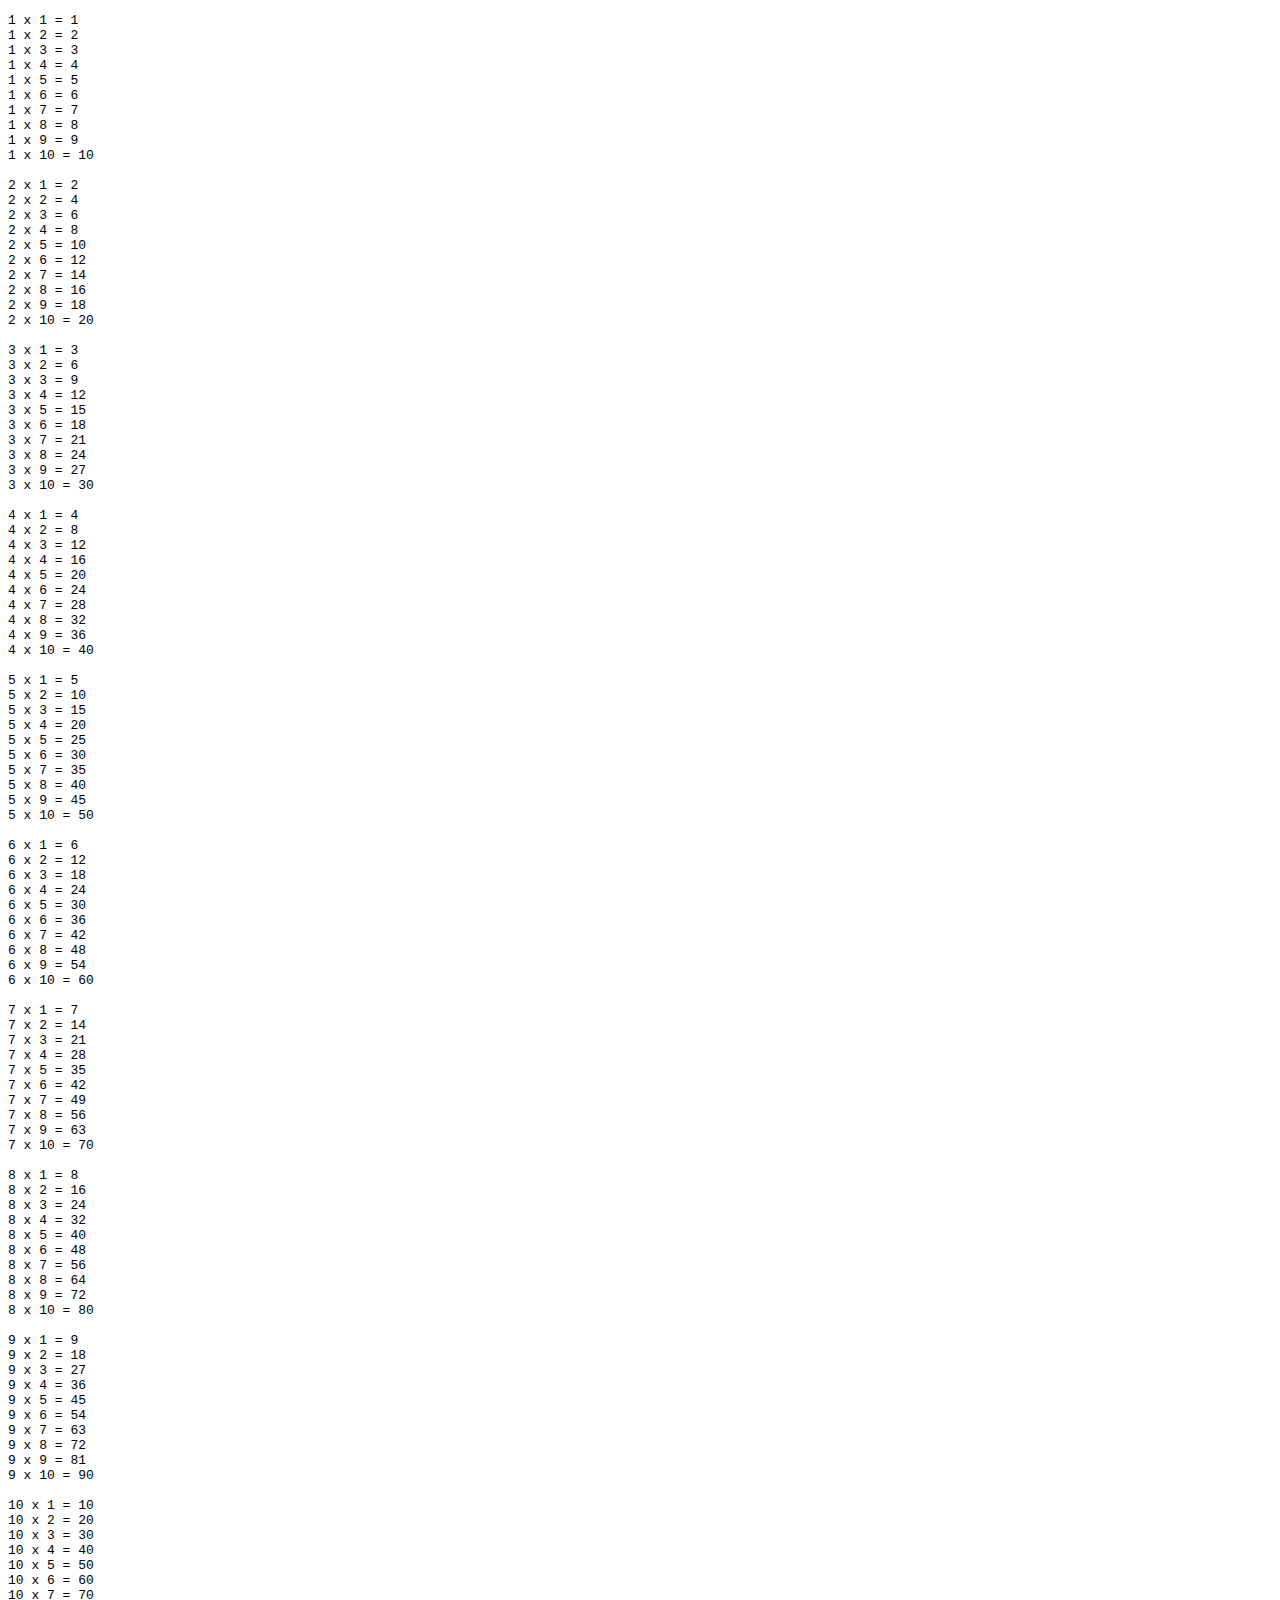
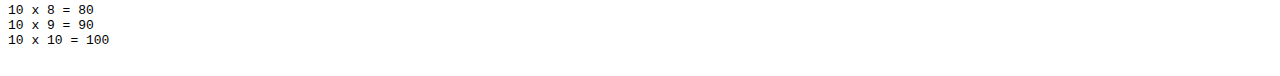
<file: home_1.html>
<!DOCTYPE html>
<html>
<head>
  <title>Таблица умножения</title>
</head>
<body>
  <pre id="table"></pre>
  
  <script>
    let output = '';
    for (let i = 1; i <= 10; i++) {
      for (let j = 1; j <= 10; j++) {
        output += `${i} x ${j} = ${i * j}\n`;
      }
      output += '\n';
    }
    document.getElementById('table').textContent = output;
  </script>
</body>
</html>
</file>
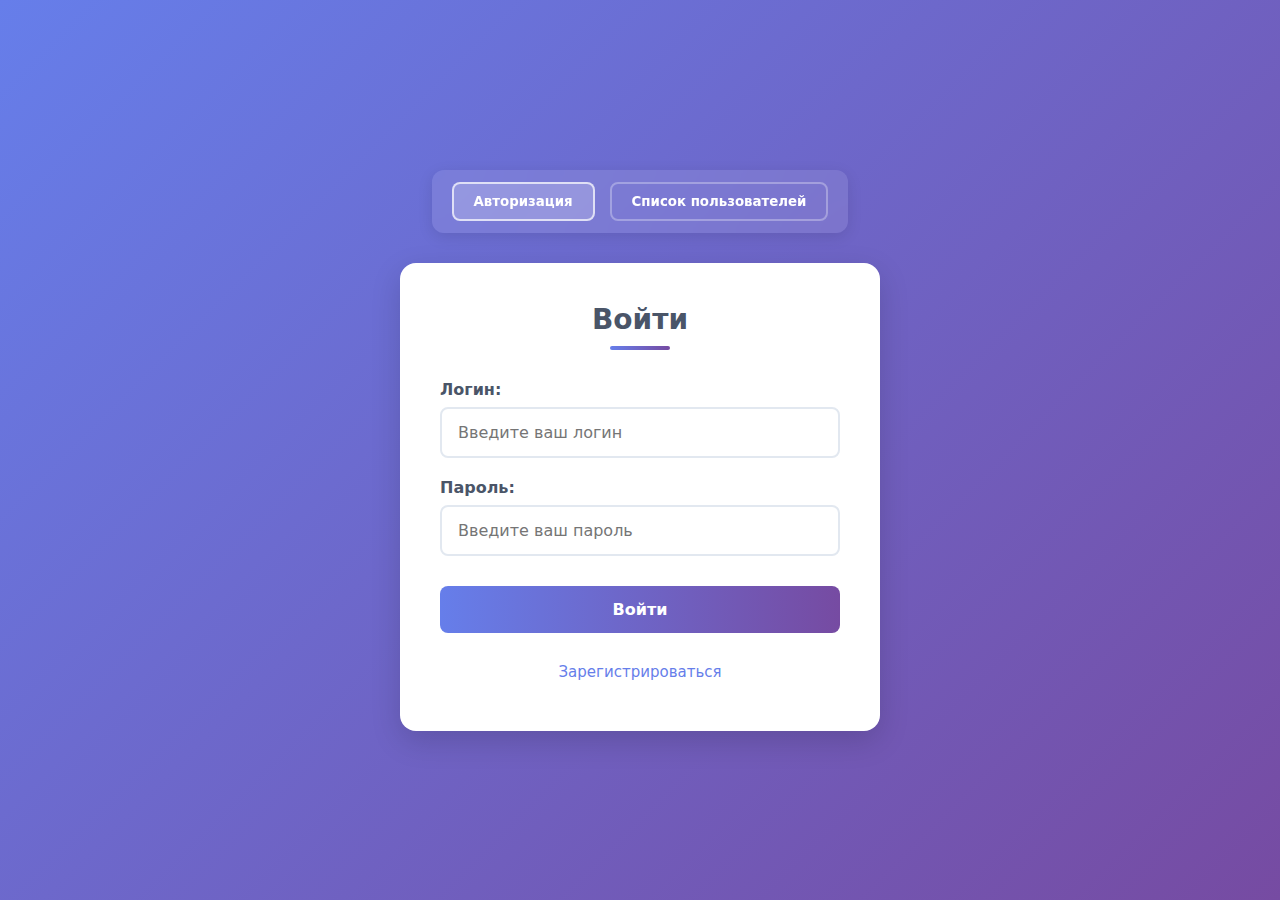
<file: дз — 26.11.html>
<!DOCTYPE html>
<html lang="ru">
<head>
  <meta charset="UTF-8" />
  <meta name="viewport" content="width=device-width, initial-scale=1.0">
  <title>Авторизация и список пользователей</title>
  <style>
    /* Базовые стили */
    * {
      margin: 0;
      padding: 0;
      box-sizing: border-box;
      font-family: 'Segoe UI', system-ui, sans-serif;
    }

    body {
      background: linear-gradient(135deg, #667eea 0%, #764ba2 100%);
      min-height: 100vh;
      display: flex;
      flex-direction: column;
      align-items: center;
      justify-content: center;
      padding: 20px;
      color: #333;
    }

    .hidden {
      display: none !important;
    }

    /* Навигация */
    nav {
      display: flex;
      gap: 15px;
      margin-bottom: 30px;
      background: rgba(255, 255, 255, 0.1);
      backdrop-filter: blur(10px);
      padding: 12px 20px;
      border-radius: 12px;
      box-shadow: 0 4px 15px rgba(0, 0, 0, 0.1);
    }

    .nav-btn {
      background: transparent;
      color: white;
      border: 2px solid rgba(255, 255, 255, 0.3);
      padding: 10px 20px;
      border-radius: 8px;
      font-weight: 600;
      cursor: pointer;
      transition: all 0.3s ease;
    }

    .nav-btn:hover {
      background: rgba(255, 255, 255, 0.15);
      border-color: rgba(255, 255, 255, 0.5);
      transform: translateY(-2px);
    }

    .nav-btn.active {
      background: rgba(255, 255, 255, 0.2);
      border-color: rgba(255, 255, 255, 0.7);
    }

    /* Контейнеры */
    .container {
      background: white;
      border-radius: 16px;
      box-shadow: 0 10px 30px rgba(0, 0, 0, 0.15);
      padding: 40px;
      width: 100%;
      max-width: 480px;
      transition: transform 0.4s ease, opacity 0.4s ease;
    }

    .container:hover {
      transform: translateY(-5px);
    }

    h2 {
      text-align: center;
      margin-bottom: 30px;
      color: #4a5568;
      font-size: 28px;
      font-weight: 700;
      position: relative;
    }

    h2:after {
      content: '';
      display: block;
      width: 60px;
      height: 4px;
      background: linear-gradient(to right, #667eea, #764ba2);
      margin: 10px auto 0;
      border-radius: 2px;
    }

    /* Форма */
    .form-group {
      margin-bottom: 20px;
    }

    label {
      display: block;
      margin-bottom: 8px;
      font-weight: 600;
      color: #4a5568;
    }

    .input-field {
      width: 100%;
      padding: 14px 16px;
      border: 2px solid #e2e8f0;
      border-radius: 8px;
      font-size: 16px;
      transition: all 0.3s ease;
    }

    .input-field:focus {
      border-color: #667eea;
      box-shadow: 0 0 0 3px rgba(102, 126, 234, 0.1);
      outline: none;
    }

    .submit-btn {
      width: 100%;
      background: linear-gradient(to right, #667eea, #764ba2);
      color: white;
      border: none;
      padding: 14px;
      border-radius: 8px;
      font-size: 16px;
      font-weight: 600;
      cursor: pointer;
      transition: all 0.3s ease;
      margin-top: 10px;
    }

    .submit-btn:hover {
      transform: translateY(-2px);
      box-shadow: 0 5px 15px rgba(102, 126, 234, 0.4);
    }

    .mode-toggle {
      background: none;
      border: none;
      color: #667eea;
      margin-top: 20px;
      font-size: 15px;
      cursor: pointer;
      text-align: center;
      display: block;
      width: 100%;
      padding: 10px;
      transition: color 0.3s ease;
    }

    .mode-toggle:hover {
      color: #764ba2;
      text-decoration: underline;
    }

    /* Список пользователей */
    .user-list {
      list-style: none;
      max-height: 400px;
      overflow-y: auto;
    }

    .user-item {
      padding: 16px 20px;
      border-bottom: 1px solid #e2e8f0;
      display: flex;
      align-items: center;
      transition: background 0.2s ease;
    }

    .user-item:hover {
      background: #f7fafc;
    }

    .user-item:last-child {
      border-bottom: none;
    }

    .user-avatar {
      width: 40px;
      height: 40px;
      border-radius: 50%;
      background: linear-gradient(to right, #667eea, #764ba2);
      display: flex;
      align-items: center;
      justify-content: center;
      color: white;
      font-weight: bold;
      margin-right: 15px;
    }

    .user-name {
      font-weight: 500;
      color: #4a5568;
    }

    /* Анимации */
    @keyframes fadeIn {
      from { opacity: 0; transform: translateY(20px); }
      to { opacity: 1; transform: translateY(0); }
    }

    .fade-in {
      animation: fadeIn 0.5s ease forwards;
    }

    /* Адаптивность */
    @media (max-width: 600px) {
      .container {
        padding: 30px 20px;
      }
      
      nav {
        flex-direction: column;
        width: 100%;
        max-width: 480px;
      }
      
      h2 {
        font-size: 24px;
      }
    }
  </style>
</head>
<body>
  <!-- Навигация -->
  <nav>
    <button id="toAuth" class="nav-btn active">Авторизация</button>
    <button id="toUsers" class="nav-btn">Список пользователей</button>
  </nav>

  <!-- Форма авторизации/регистрации -->
  <div id="auth-container" class="container fade-in">
    <h2 id="auth-title">Войти</h2>
    <form id="auth-form">
      <div class="form-group">
        <label for="login">Логин:</label>
        <input type="text" id="login" class="input-field" required placeholder="Введите ваш логин">
      </div>
      <div class="form-group">
        <label for="password">Пароль:</label>
        <input type="password" id="password" class="input-field" required placeholder="Введите ваш пароль">
      </div>
      <div id="repeat-password-container" class="form-group hidden">
        <label for="repeatPassword">Повторите пароль:</label>
        <input type="password" id="repeatPassword" class="input-field" placeholder="Повторите ваш пароль">
      </div>
      <button type="submit" id="submitButton" class="submit-btn">Войти</button>
    </form>
    <button id="switchMode" class="mode-toggle">Зарегистрироваться</button>
  </div>

  <!-- Список пользователей -->
  <div id="user-list-container" class="container hidden">
    <h2>Список пользователей</h2>
    <ul id="user-list" class="user-list">
     
    </ul>
  </div>

  <script>
    // Переменные для режима
    let isRegisterMode = false;

    // Получение элементов
    const authContainer = document.getElementById('auth-container');
    const userListContainer = document.getElementById('user-list-container');
    const authTitle = document.getElementById('auth-title');
    const submitButton = document.getElementById('submitButton');
    const switchModeBtn = document.getElementById('switchMode');
    const toAuthBtn = document.getElementById('toAuth');
    const toUsersBtn = document.getElementById('toUsers');
    const repeatPasswordContainer = document.getElementById('repeat-password-container');

    // Функция переключения режима формы
    function toggleMode() {
      isRegisterMode = !isRegisterMode;
      if (isRegisterMode) {
        authTitle.textContent = 'Регистрация';
        submitButton.textContent = 'Зарегистрироваться';
        repeatPasswordContainer.classList.remove('hidden');
        switchModeBtn.textContent = 'Уже есть аккаунт? Войти';
      } else {
        authTitle.textContent = 'Войти';
        submitButton.textContent = 'Войти';
        repeatPasswordContainer.classList.add('hidden');
        switchModeBtn.textContent = 'Нет аккаунта? Зарегистрироваться';
      }
    }

    // Обработчик переключения режима
    switchModeBtn.addEventListener('click', toggleMode);

    // Обработка навигации
    toAuthBtn.addEventListener('click', () => {
      showAuthForm();
      setActiveNavButton(toAuthBtn);
    });
    
    toUsersBtn.addEventListener('click', () => {
      showUserList();
      setActiveNavButton(toUsersBtn);
    });

    // Установка активной кнопки навигации
    function setActiveNavButton(activeBtn) {
      document.querySelectorAll('.nav-btn').forEach(btn => {
        btn.classList.remove('active');
      });
      activeBtn.classList.add('active');
    }

    // Показать форму авторизации/регистрации
    function showAuthForm() {
      userListContainer.classList.add('hidden');
      authContainer.classList.remove('hidden');
      authContainer.classList.add('fade-in');
    }

    // Показать список пользователей
    function showUserList() {
      authContainer.classList.add('hidden');
      userListContainer.classList.remove('hidden');
      userListContainer.classList.add('fade-in');
    }

    // Обработка отправки формы
    document.getElementById('auth-form').addEventListener('submit', (e) => {
      e.preventDefault();
      const login = document.getElementById('login').value;
      const password = document.getElementById('password').value;
      const repeatPassword = document.getElementById('repeatPassword').value;

      if (isRegisterMode) {
        // В регистрации можно проверить совпадение паролей
        if (password !== repeatPassword) {
          alert('Пароли не совпадают');
          return;
        }
        alert(`Зарегистрирован пользователь: ${login}`);
      } else {
        alert(`Вход выполнен для: ${login}`);
      }
    });

    // Изначально показываем форму авторизации
    showAuthForm();
  </script>
</body>
</html>
</file>
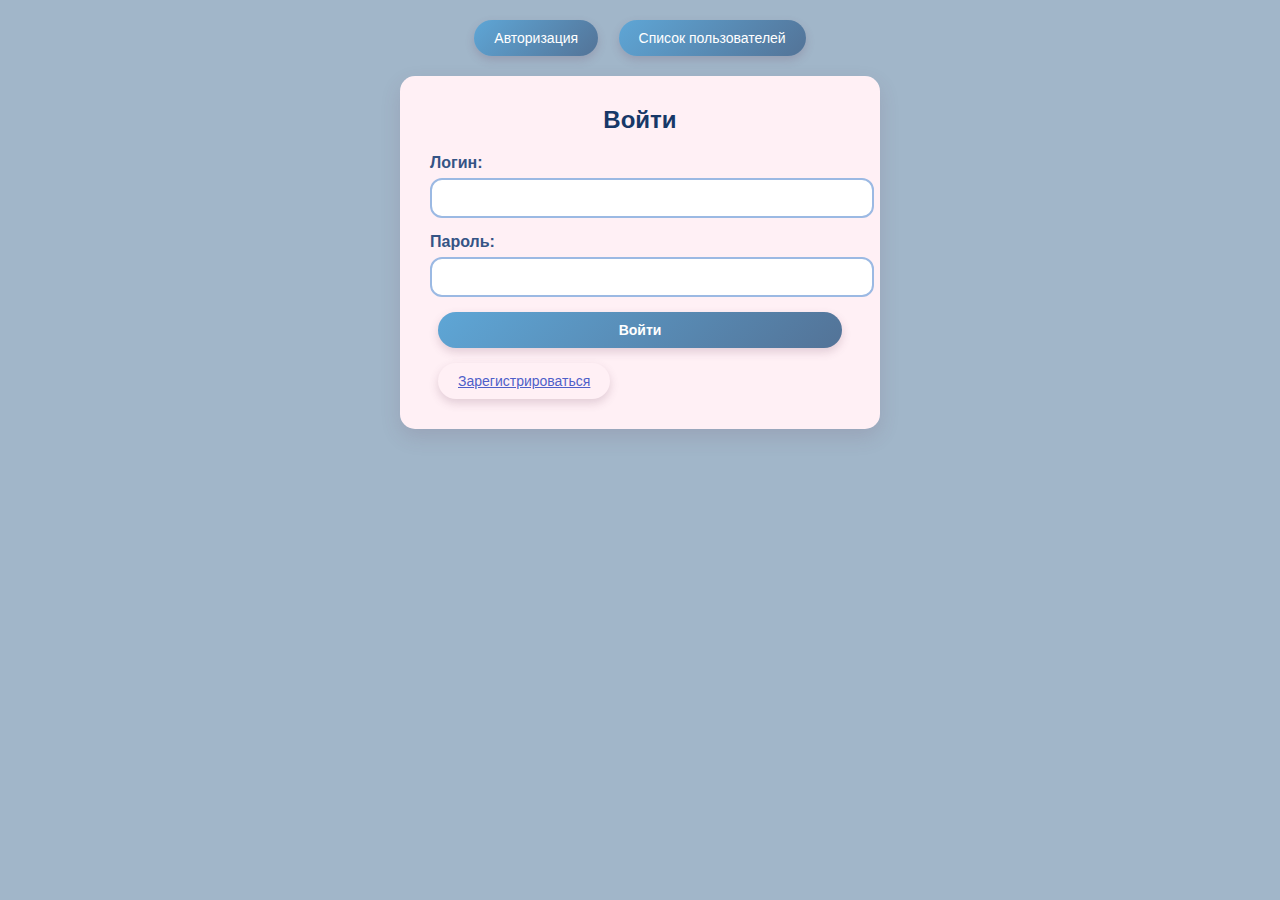
<file: дз.html>
<!DOCTYPE html>
<html lang="ru">
<head>
  <meta charset="UTF-8" />
  <title>Авторизация и список пользователей</title>
  <style>
    /* Стиль для видимости/скрытия элементов */
    .hidden { display: none; }
  </style>
</head>
<body>

  <!-- Навигация -->
  <nav>
    <button id="toAuth">Авторизация</button>
    <button id="toUsers">Список пользователей</button>
  </nav>

  <!-- Обертка для форм -->
  <div id="auth-container">
    <h2 id="auth-title">Войти</h2>
    <!-- Форма входа / регистрации -->
    <form id="auth-form">
      <div>
        <label>Логин:</label>
        <input type="text" id="login" required />
      </div>
      <div>
        <label>Пароль:</label>
        <input type="password" id="password" required />
      </div>
      <div id="repeat-password-container" class="hidden">
        <label>Повторить пароль:</label>
        <input type="password" id="repeatPassword" />
      </div>
      <button type="submit" id="submitButton">Войти</button>
    </form>
    <button id="switchMode">Зарегистрироваться</button>
  </div>

  <!-- Обертка для списка пользователей -->
  <div id="user-list-container" class="hidden">
    <h2>Список пользователей</h2>
    <ul id="user-list">
      <li>Пользователь 1</li>
      <li>Пользователь 2</li>
      <li>Пользователь 3</li>
      <li>Пользователь 4</li>
      <li>Пользователь 5</li>
      <li>Пользователь 6</li>
    </ul>
  </div>

  <script>
    // Переменные для режима
    let isRegisterMode = false;

    // Получение элементов
    const authContainer = document.getElementById('auth-container');
    const userListContainer = document.getElementById('user-list-container');
    const authTitle = document.getElementById('auth-title');
    const submitButton = document.getElementById('submitButton');
    const switchModeBtn = document.getElementById('switchMode');
    const toAuthBtn = document.getElementById('toAuth');
    const toUsersBtn = document.getElementById('toUsers');

    const repeatPasswordContainer = document.getElementById('repeat-password-container');

    // Функция переключения режима формы
    function toggleMode() {
      isRegisterMode = !isRegisterMode;
      if (isRegisterMode) {
        authTitle.textContent = 'Регистрация';
        submitButton.textContent = 'Зарегистрироваться';
        repeatPasswordContainer.classList.remove('hidden');
        switchModeBtn.textContent = 'Уже есть аккаунт? Войти';
      } else {
        authTitle.textContent = 'Войти';
        submitButton.textContent = 'Войти';
        repeatPasswordContainer.classList.add('hidden');
        switchModeBtn.textContent = 'Нет аккаунта? Зарегистрироваться';
      }
    }

    // Обработчик переключения режима
    switchModeBtn.addEventListener('click', toggleMode);

    // Обработка навигации
    toAuthBtn.addEventListener('click', () => {
      showAuthForm();
    });
    toUsersBtn.addEventListener('click', () => {
      showUserList();
    });

    // Показать форму авторизации/регистрации
    function showAuthForm() {
      authContainer.classList.remove('hidden');
      userListContainer.classList.add('hidden');
    }

    // Показать список пользователей
    function showUserList() {
      authContainer.classList.add('hidden');
      userListContainer.classList.remove('hidden');
    }

    // Обработка отправки формы
    document.getElementById('auth-form').addEventListener('submit', (e) => {
      e.preventDefault();
      const login = document.getElementById('login').value;
      const password = document.getElementById('password').value;
      const repeatPassword = document.getElementById('repeatPassword').value;

      if (isRegisterMode) {
        // В регистрации можно проверить совпадение паролей
        if (password !== repeatPassword) {
          alert('Пароли не совпадают');
          return;
        }
        alert(`Зарегистрирован пользователь: ${login}`);
      } else {
        alert(`Вход выполнен для: ${login}`);
      }
    });

    // Изначально показываем форму авторизации
    showAuthForm();
  </script>
</body>
</html>
<style>
  /* Общий фон и шрифты */
  body {
    font-family: 'Helvetica Neue', Helvetica, Arial, sans-serif;
    background-color: #a1b6c9ff; 
    margin: 0;
    padding: 20px;
    display: flex;
    flex-direction: column;
    align-items: center;
    color: #718bceff; /
  }

  /* Навигация */
  nav {
    margin-bottom: 20px;
  }

  button {
    background: linear-gradient(135deg, #5ea6d6ff, #537397ff);
    color: #fff;
    border: none;
    padding: 10px 20px;
    margin: 0 8px;
    border-radius: 25px;
    font-size: 14px;
    cursor: pointer;
    box-shadow: 0 4px 10px rgba(107, 59, 89, 0.2);
    transition: all 0.3s ease;
  }

  button:hover {
    background: linear-gradient(135deg, #c6d3fbff, #9ddeffff);
    transform: translateY(-2px);
  }

  /* Обертки для контейнеров */
  #auth-container, #user-list-container {
    background-color: #fff0f5; 
    padding: 30px;
    border-radius: 15px;
    box-shadow: 0 8px 20px rgba(107, 59, 89, 0.15);
    max-width: 420px;
    width: 100%;
    transition: all 0.3s ease;
  }

  h2 {
    text-align: center;
    margin-top: 0;
    margin-bottom: 20px;
    font-size: 24px;
    color: #173868ff;
  }

  /* Стиль формы */
  #auth-form {
    display: flex;
    flex-direction: column;
  }

  #auth-form > div {
    margin-bottom: 15px;
  }

  label {
    display: block;
    margin-bottom: 6px;
    font-weight: 600;
    color: #355485ff;
  }

  input[type="text"],
  input[type="password"] {
    width: 100%;
    padding: 10px;
    border: 2px solid #9bb9e3ff;
    border-radius: 12px;
    font-size: 14px;
    transition: border-color 0.3s, box-shadow 0.3s;
  }

  input[type="text"]:focus,
  input[type="password"]:focus {
    border-color: #6faad5ff;
    box-shadow: 0 0 8px rgba(69, 76, 214, 0.3);
    outline: none;
  }

  /* Кнопка submit */
  #submitButton {
    background-color: #5c77ffff;
    font-weight: 600;
    border-radius: 20px;
  }

  #submitButton:hover {
    background-color: #4a64e8ff;
    box-shadow: 0 4px 12px rgba(77, 74, 232, 0.3);
  }

  /* Кнопка переключения режима регистрации/авторизации */
  #switchMode {
    background: none;
    border: none;
    color: #4f5fc9ff;
    margin-top: 15px;
    font-size: 14px;
    text-decoration: underline;
    cursor: pointer;
  }

  #switchMode:hover {
    color: #364da0ff;
  }

  /* Скрытые элементы */
  .hidden {
    display: none;
  }

  /* Список пользователей */
  #user-list {
    list-style: none;
    padding: 0;
    margin: 0;
  }

  #user-list li {
    padding: 10px;
    border-bottom: 1px solid #fccde2;
    transition: background-color 0.2s;
  }

  #user-list li:hover {
    background-color: #ffe0f0;
  }

  /* Адаптация под маленькие экраны */
  @media (max-width: 500px) {
    body {
      padding: 10px;
    }
    #auth-container, #user-list-container {
      padding: 20px;
    }
  }
</style>
</file>
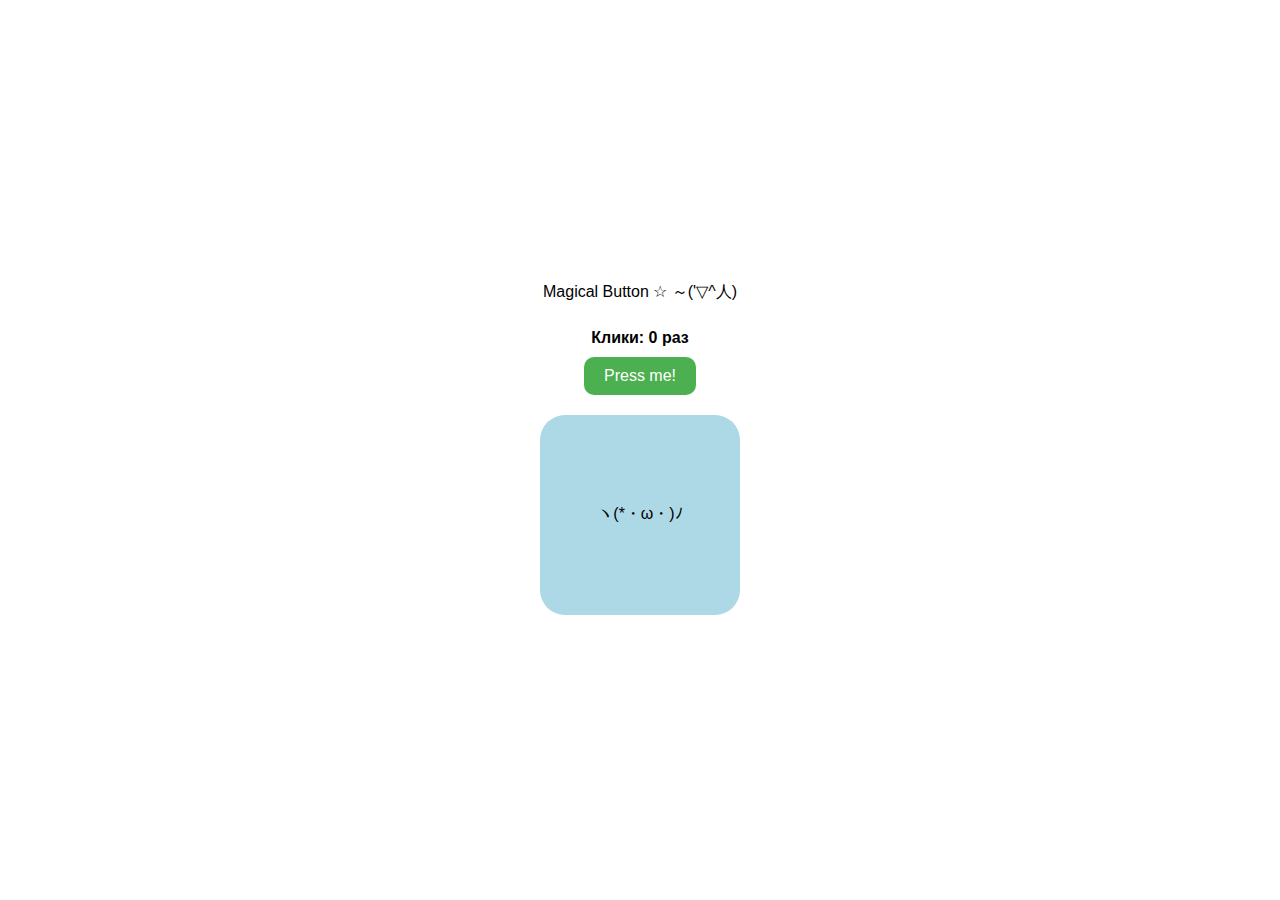
<file: задание.html>
<!DOCTYPE html>
<html lang="en">
<head>
    <meta charset="UTF-8" />
    <meta name="viewport" content="width=device-width, initial-scale=1.0" />
    <title>Document</title>
    <style>
        body {
            display: flex;
            flex-direction: column;
            align-items: center;
            justify-content: center;
            min-height: 100vh;
            margin: 0;
            font-family: Arial, sans-serif;
        }
        
        .box {
            width: 200px;
            height: 200px;
            background-color: lightblue;
            display: flex;
            align-items: center;
            justify-content: center;
            margin: 20px 0;
            transition: all 0.3s ease;
            border-radius: 25px; /* Закругленные углы */
        }
        
        .counter {
            margin: 10px 0;
            font-weight: bold;
        }
        
        button {
            padding: 10px 20px;
            font-size: 16px;
            cursor: pointer;
            border-radius: 10px; /* Закругленные углы для кнопки */
            border: none;
            background-color: #4CAF50;
            color: white;
        }
        
        button:hover {
            background-color: #45a049;
        }
    </style>
</head>
<body>
    <p>Magical Button 	☆ ～('▽^人)</p>
    <div class="counter">Клики: <span id="clickCounter">0</span> раз</div>
    <button id='MagicalButton'>Press me!</button>
    <div id="MagicalBox" class="box"> ヽ(*・ω・)ﾉ </div>

    <script>
        const button = document.getElementById('MagicalButton');
        const box = document.getElementById('MagicalBox');
        const clickCounter = document.getElementById('clickCounter');
        
        let isColorChanged = false;
        let clickCount = 0;
        let size = 200;

        button.addEventListener('click', function() {
            // Увеличиваем счетчик нажатий
            clickCount++;
            clickCounter.textContent = clickCount;
            
            if (!isColorChanged) {
                box.style.backgroundColor = 'tomato';
                box.textContent = '°˖✧◝(⁰▿⁰)◜✧˖° tomato';
                isColorChanged = true;
                
                // Увеличиваем размер
                size += 20;
                box.style.width = size + 'px';
                box.style.height = size + 'px';
            } else {
                box.style.backgroundColor = 'lightblue';
                box.textContent = '(ﾉ◕ヮ◕)ﾉ*:･ﾟ✧ sky';
                isColorChanged = false;
                
                // Уменьшаем размер
                size = Math.max(100, size - 20); // Минимальный размер 100px
                box.style.width = size + 'px';
                box.style.height = size + 'px';
            }
        });
    </script>
</body>
</html>
</file>
